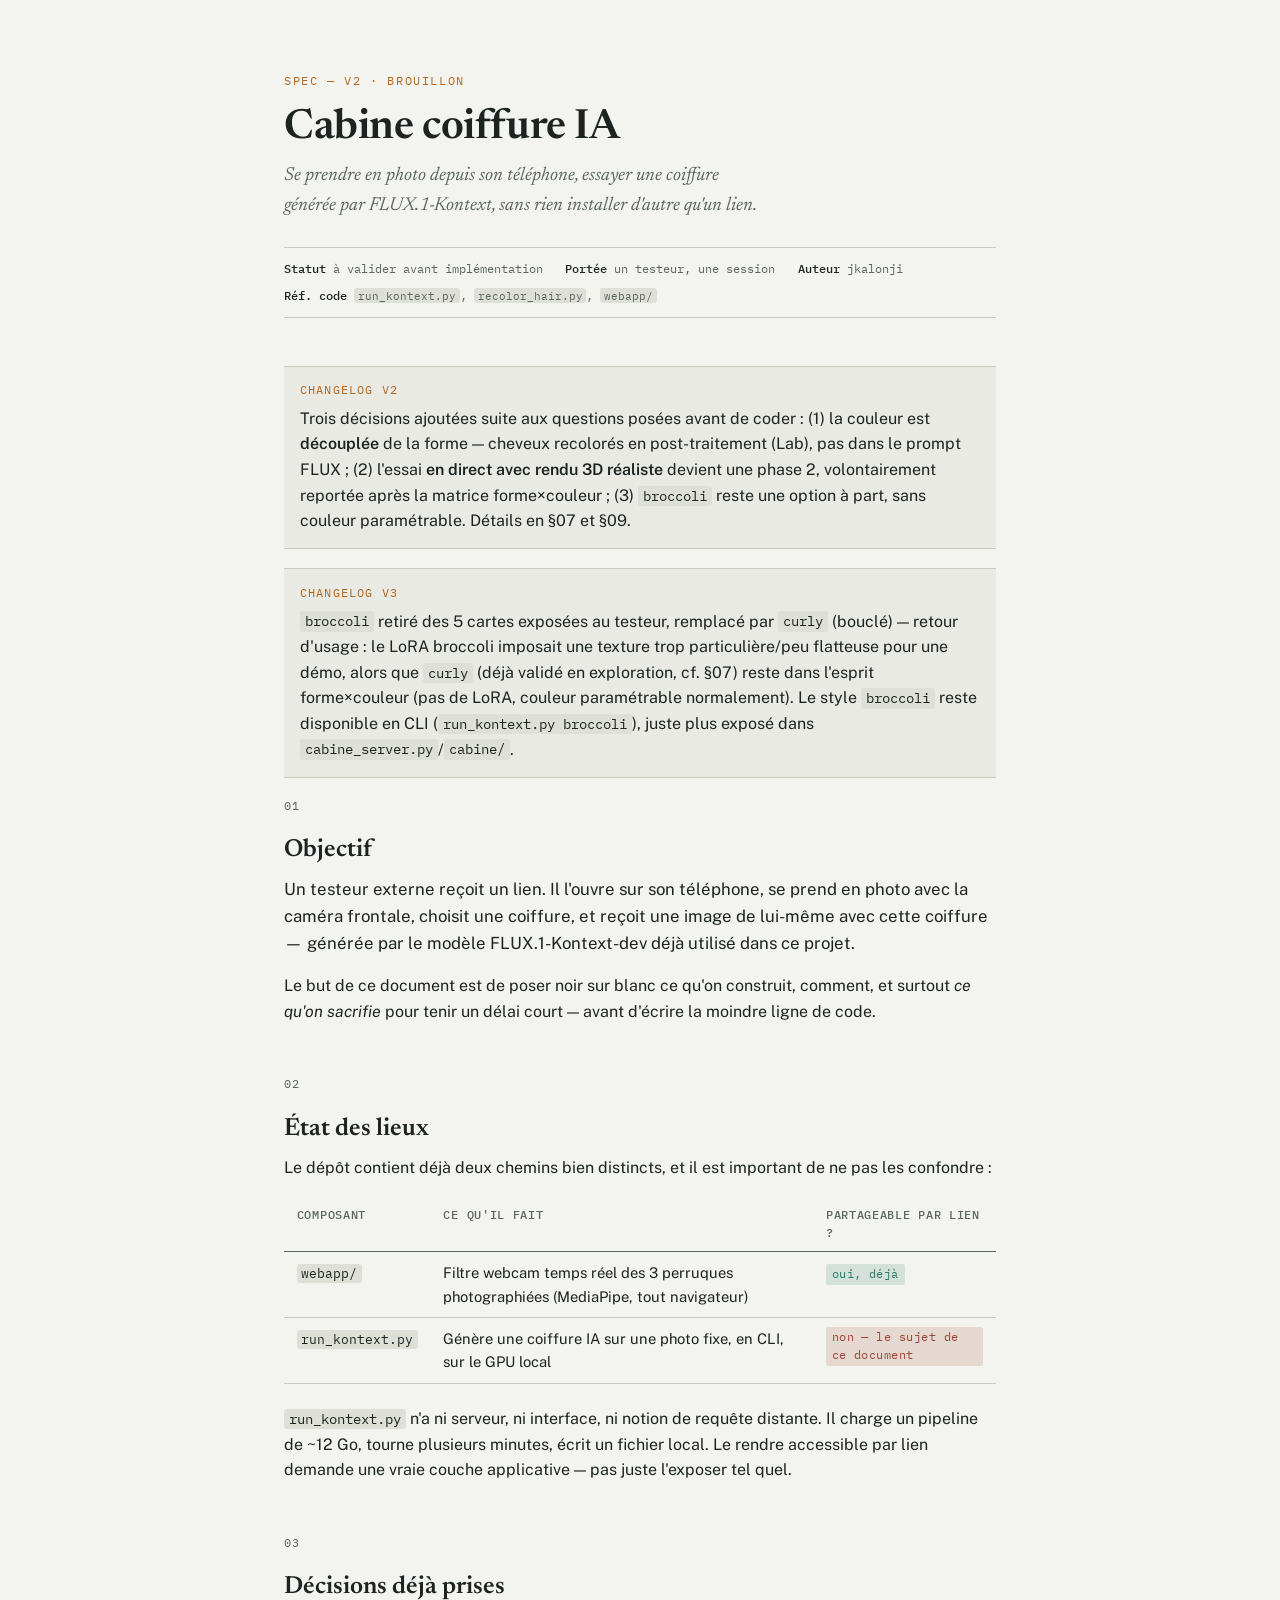
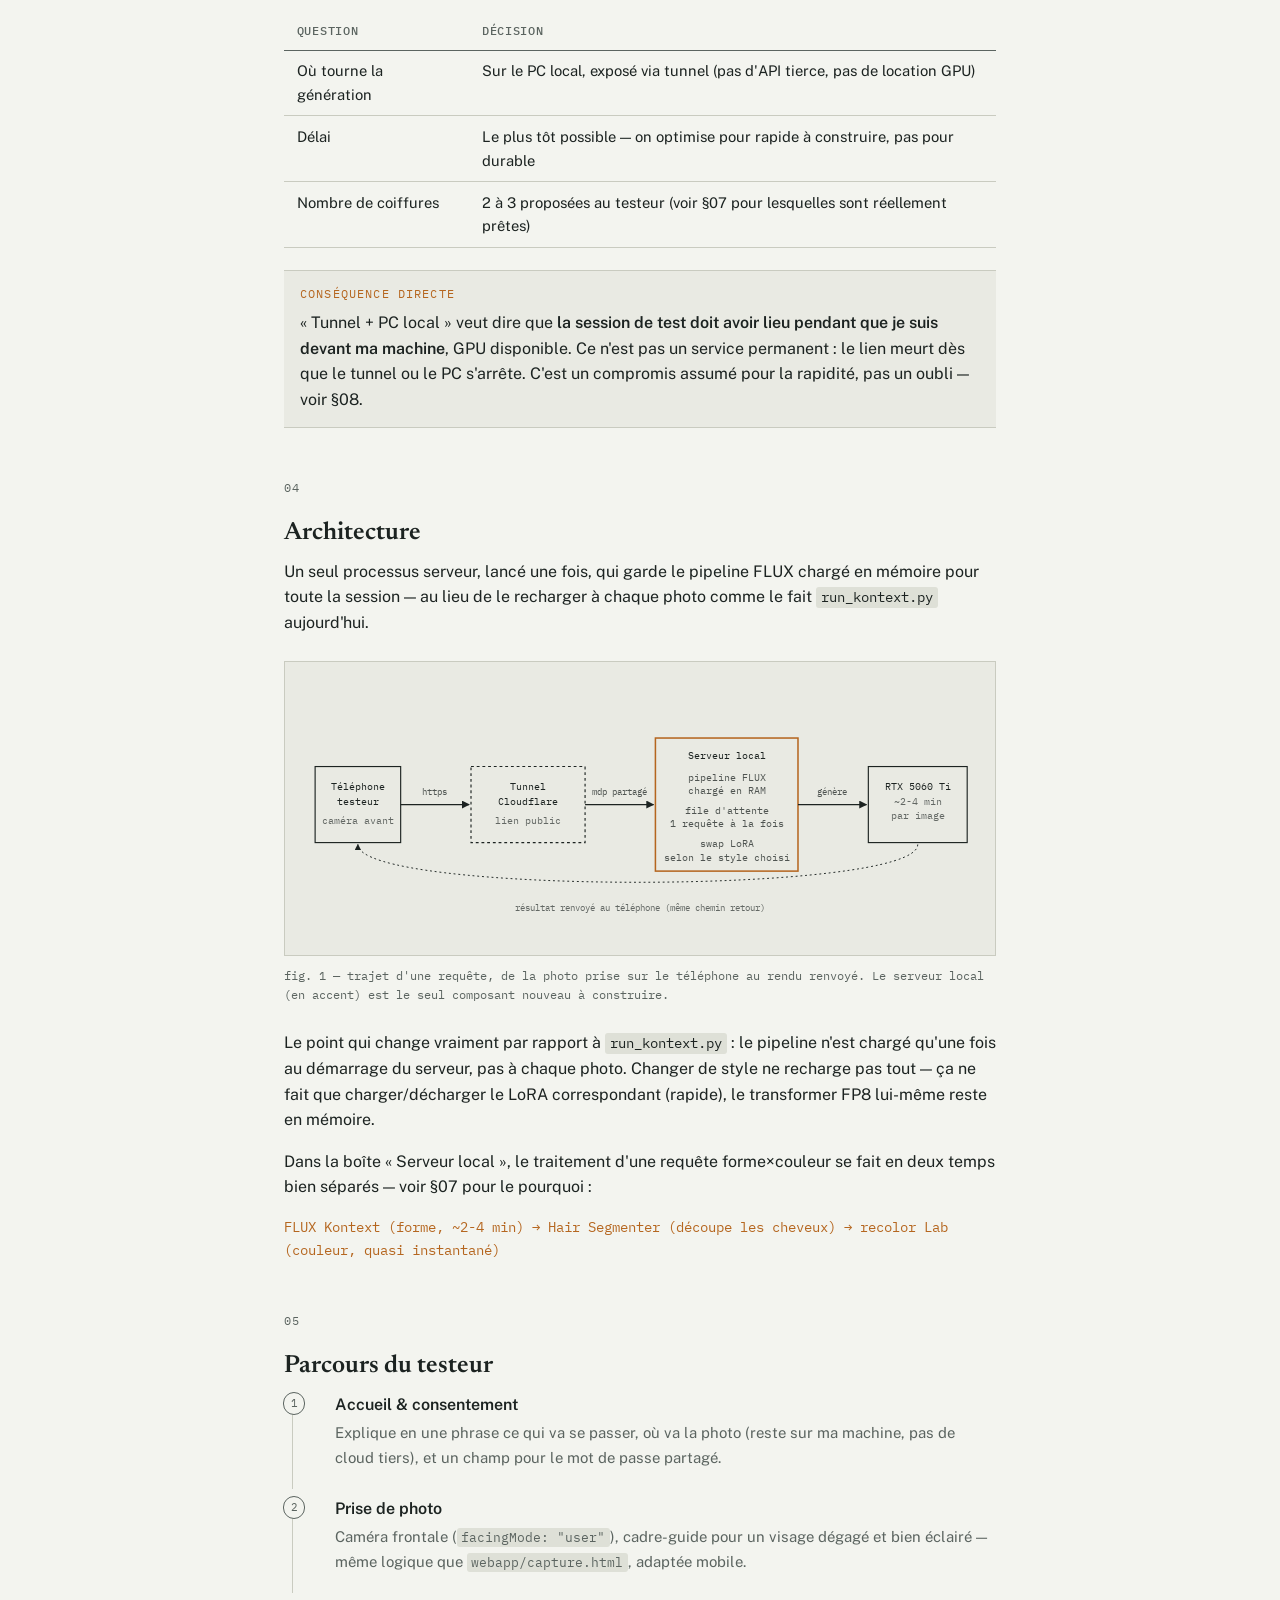
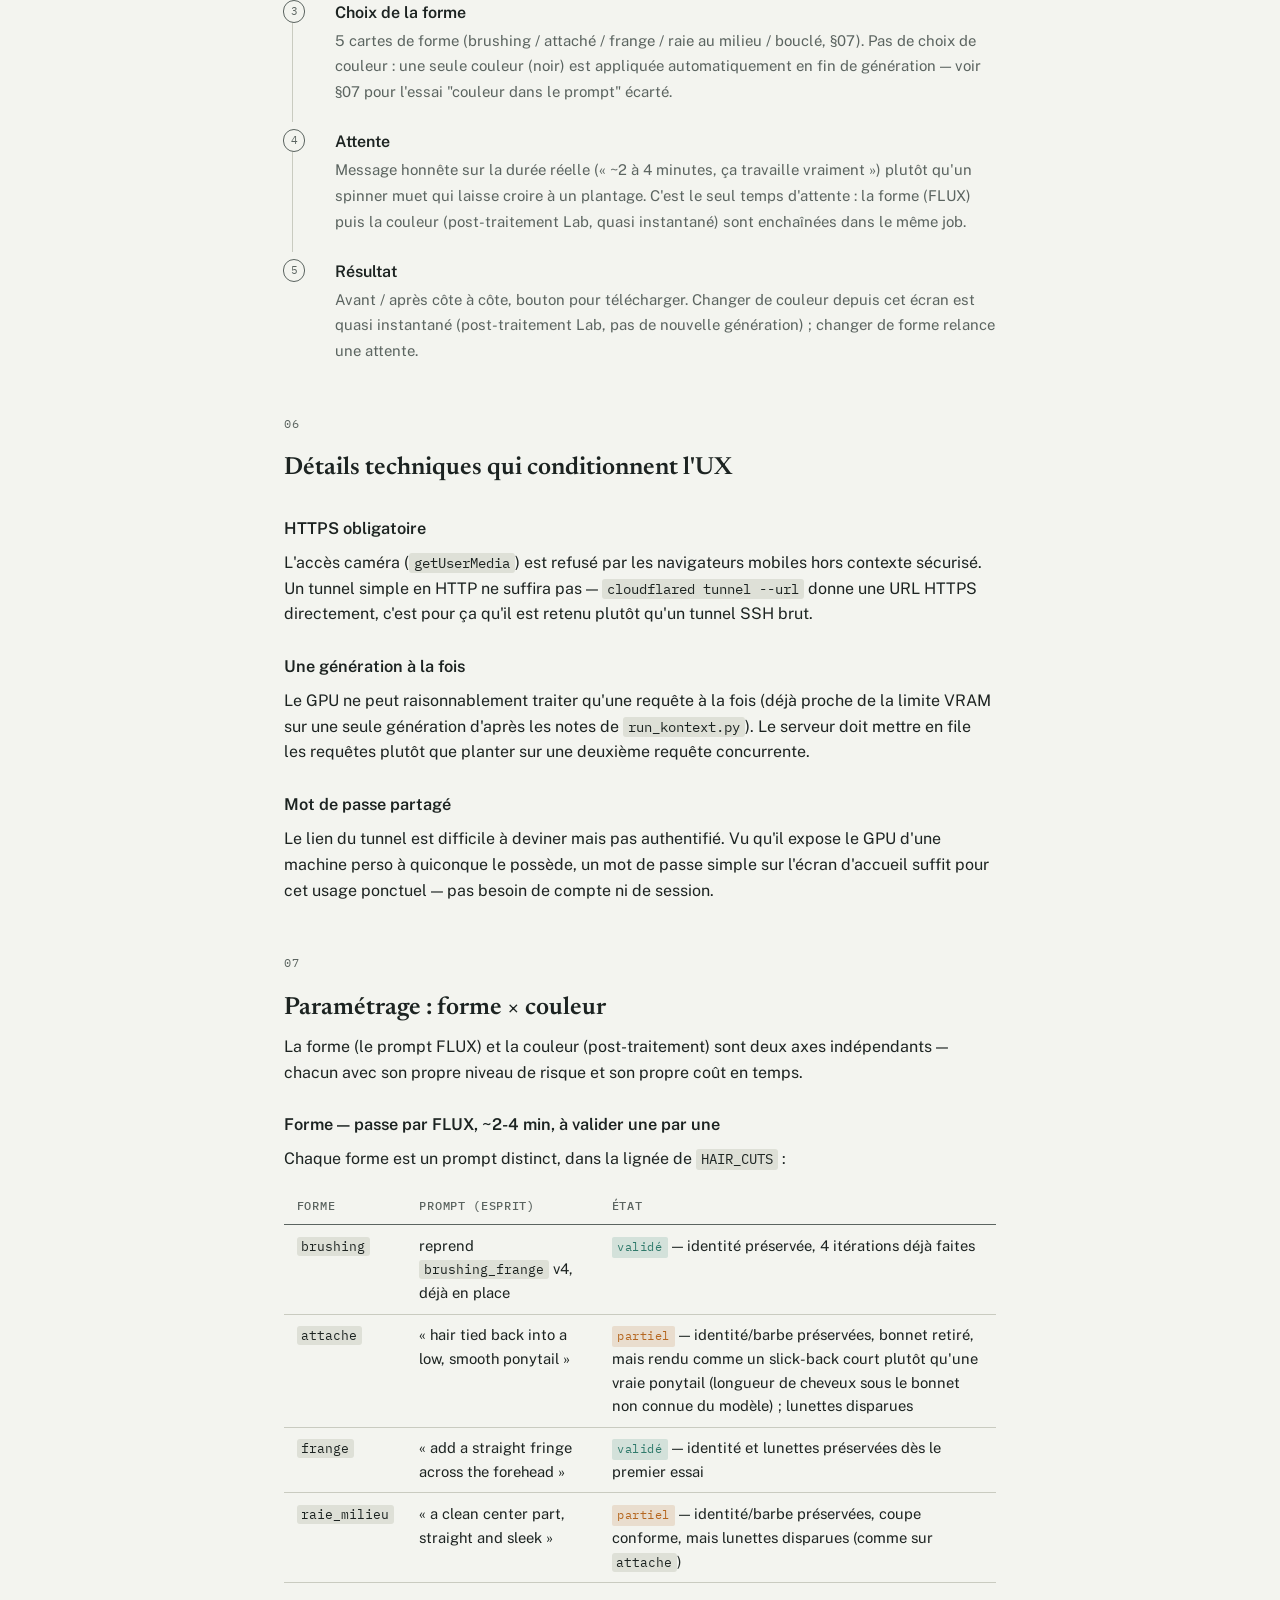
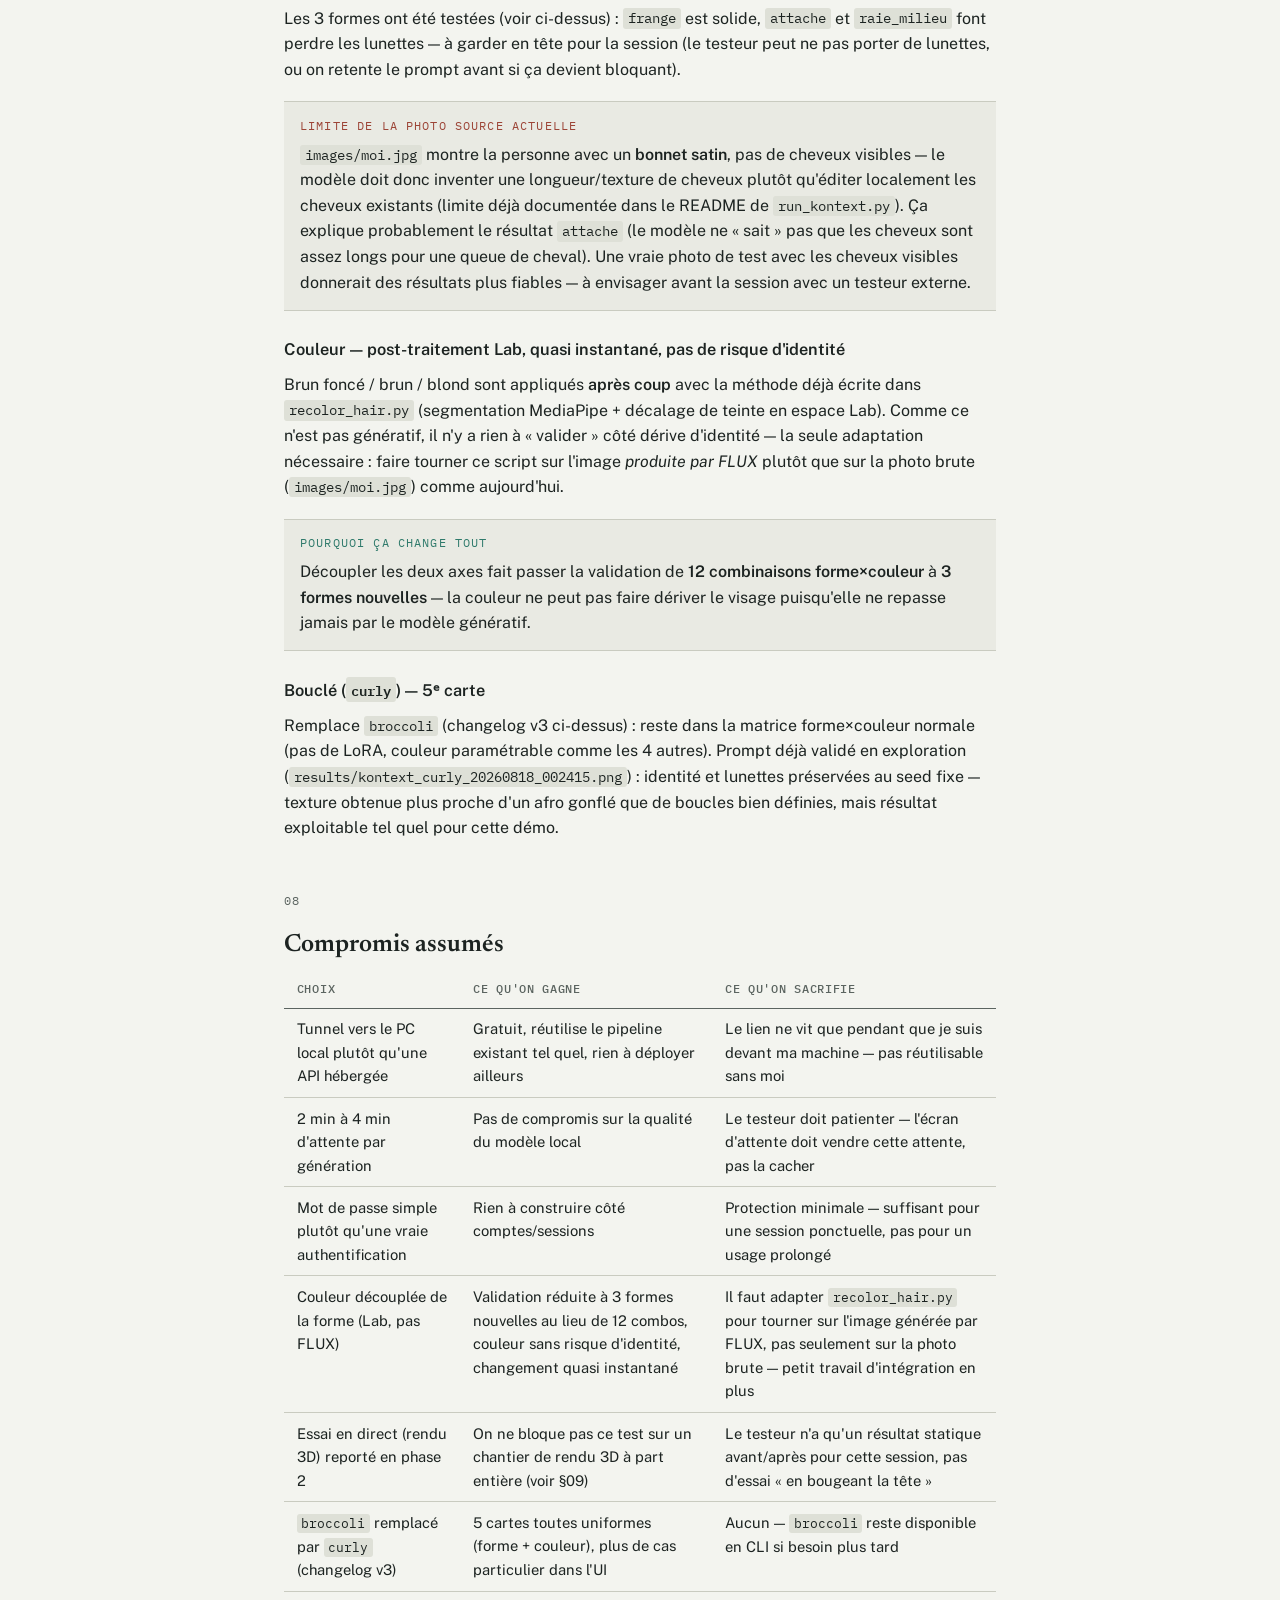
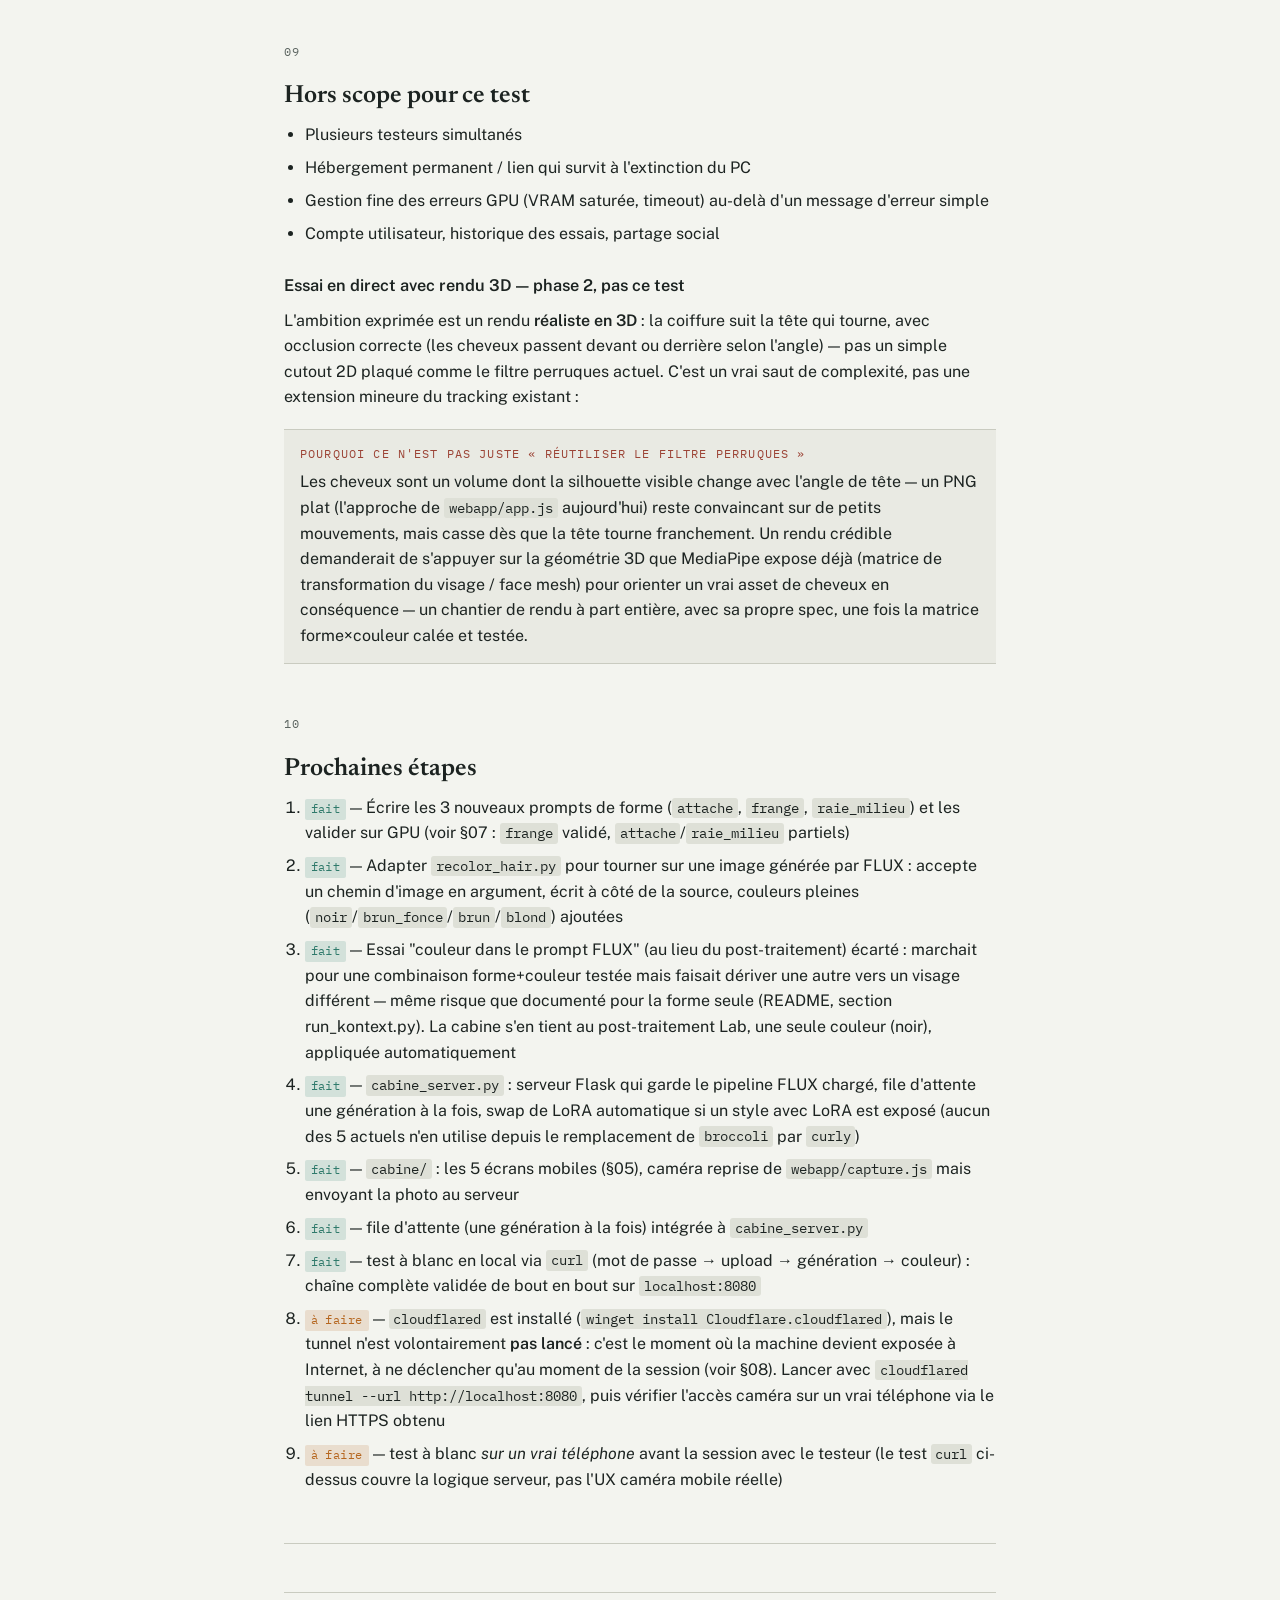
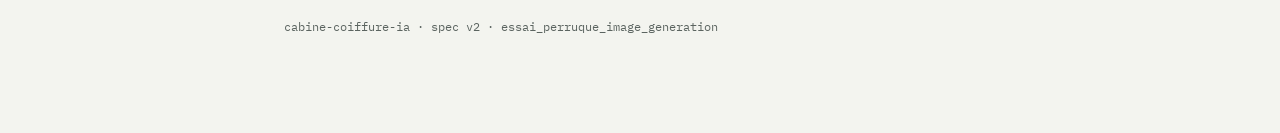
<file: specs/cabine-coiffure-ia.html>
<!doctype html>
<html lang="fr">
<head>
<meta charset="utf-8">
<meta name="viewport" content="width=device-width, initial-scale=1">
<title>Cabine Coiffure IA</title>
<link rel="stylesheet" href="https://fonts.googleapis.com/css2?family=Newsreader:ital,opsz,wght@0,6..72,400;0,6..72,500;0,6..72,600;1,6..72,500&family=Public+Sans:wght@400;500;600&family=IBM+Plex+Mono:wght@400;500&display=swap">

<style>
  :root{
    --bg: #F3F4EF;
    --surface: #E9EAE3;
    --surface-2: #DEE0D7;
    --ink: #1C2321;
    --ink-muted: #5B6460;
    --rule: #C9CBC0;
    --accent: #B5661F;
    --accent-ink: #FBF6EF;
    --good: #2F7A6B;
    --risk: #9C4436;
    --font-display: 'Newsreader', Georgia, 'Times New Roman', serif;
    --font-body: 'Public Sans', -apple-system, Segoe UI, sans-serif;
    --font-mono: 'IBM Plex Mono', ui-monospace, 'SFMono-Regular', Consolas, monospace;
  }
  @media (prefers-color-scheme: dark){
    :root:not([data-theme="light"]){
      --bg: #14191A;
      --surface: #1C2224;
      --surface-2: #262D2D;
      --ink: #E7E9E4;
      --ink-muted: #93A19B;
      --rule: #33403C;
      --accent: #E0954C;
      --accent-ink: #1A1310;
      --good: #56AC9B;
      --risk: #D0806E;
    }
  }
  :root[data-theme="dark"]{
    --bg: #14191A;
    --surface: #1C2224;
    --surface-2: #262D2D;
    --ink: #E7E9E4;
    --ink-muted: #93A19B;
    --rule: #33403C;
    --accent: #E0954C;
    --accent-ink: #1A1310;
    --good: #56AC9B;
    --risk: #D0806E;
  }

  *{box-sizing:border-box;}
  html{background:var(--bg);}
  body{
    margin:0;
    background:var(--bg);
    color:var(--ink);
    font-family:var(--font-body);
    font-size:16px;
    line-height:1.6;
    -webkit-font-smoothing:antialiased;
  }
  .page{
    max-width:760px;
    margin:0 auto;
    padding:4.5rem 1.5rem 6rem;
  }

  /* ---- masthead ---- */
  .eyebrow{
    font-family:var(--font-mono);
    font-size:0.72rem;
    letter-spacing:0.14em;
    text-transform:uppercase;
    color:var(--accent);
    margin:0 0 0.9rem;
  }
  h1{
    font-family:var(--font-display);
    font-weight:600;
    font-size:2.6rem;
    line-height:1.12;
    letter-spacing:-0.01em;
    margin:0 0 0.6rem;
    text-wrap:balance;
  }
  .dek{
    font-family:var(--font-display);
    font-style:italic;
    font-size:1.18rem;
    color:var(--ink-muted);
    margin:0 0 1.6rem;
    max-width:56ch;
    text-wrap:balance;
  }
  .meta{
    display:flex;
    flex-wrap:wrap;
    gap:0.4rem 1.4rem;
    font-family:var(--font-mono);
    font-size:0.78rem;
    color:var(--ink-muted);
    border-top:1px solid var(--rule);
    border-bottom:1px solid var(--rule);
    padding:0.7rem 0;
    margin:0 0 3rem;
  }
  .meta strong{color:var(--ink); font-weight:500;}

  /* ---- sections ---- */
  section{margin:0 0 3.2rem;}
  h2{
    font-family:var(--font-display);
    font-weight:600;
    font-size:1.55rem;
    margin:0 0 0.35rem;
    text-wrap:balance;
  }
  .section-no{
    font-family:var(--font-mono);
    font-size:0.72rem;
    color:var(--ink-muted);
    letter-spacing:0.06em;
  }
  h3{
    font-family:var(--font-body);
    font-weight:600;
    font-size:1.02rem;
    margin:1.6rem 0 0.6rem;
  }
  p{margin:0 0 1rem;}
  p.lede{font-size:1.05rem;}
  ul, ol{margin:0 0 1rem; padding-left:1.3rem;}
  li{margin:0 0 0.45rem;}
  strong{font-weight:600;}
  code, .mono{font-family:var(--font-mono); font-size:0.88em;}
  code{
    background:var(--surface-2);
    padding:0.08em 0.35em;
    border-radius:3px;
  }
  a{color:var(--accent);}

  /* ---- callouts (log-entry style) ---- */
  .callout{
    border-top:1px solid var(--rule);
    border-bottom:1px solid var(--rule);
    padding:0.9rem 0;
    margin:1.2rem 0;
    background:var(--surface);
  }
  .callout-inner{padding:0 1rem;}
  .callout .tag{
    font-family:var(--font-mono);
    font-size:0.72rem;
    letter-spacing:0.1em;
    text-transform:uppercase;
    display:block;
    margin-bottom:0.4rem;
  }
  .callout.risk .tag{color:var(--risk);}
  .callout.good .tag{color:var(--good);}
  .callout.decided .tag{color:var(--accent);}
  .callout p:last-child{margin-bottom:0;}

  /* ---- tables ---- */
  .table-wrap{overflow-x:auto; margin:0 0 1.4rem;}
  table{
    width:100%;
    border-collapse:collapse;
    font-size:0.92rem;
  }
  th, td{
    text-align:left;
    padding:0.55rem 0.8rem;
    border-bottom:1px solid var(--rule);
    vertical-align:top;
  }
  th{
    font-family:var(--font-mono);
    font-size:0.72rem;
    letter-spacing:0.06em;
    text-transform:uppercase;
    color:var(--ink-muted);
    font-weight:500;
    border-bottom:1px solid var(--ink-muted);
  }
  td.num, th.num{font-variant-numeric:tabular-nums;}
  .status{
    display:inline-block;
    font-family:var(--font-mono);
    font-size:0.72rem;
    letter-spacing:0.04em;
    padding:0.12em 0.5em;
    border-radius:2px;
  }
  .status.ok{color:var(--good); background:color-mix(in srgb, var(--good) 16%, transparent);}
  .status.no{color:var(--risk); background:color-mix(in srgb, var(--risk) 16%, transparent);}
  .status.warn{color:var(--accent); background:color-mix(in srgb, var(--accent) 16%, transparent);}

  /* ---- flow list (screens) ---- */
  .flow{list-style:none; margin:0 0 1rem; padding:0; counter-reset:flow;}
  .flow li{
    counter-increment:flow;
    position:relative;
    padding:0 0 1.1rem 2.6rem;
    border-left:1px solid var(--rule);
    margin-left:0.5rem;
  }
  .flow li:last-child{border-left-color:transparent; padding-bottom:0;}
  .flow li::before{
    content:counter(flow);
    position:absolute;
    left:-0.65rem;
    top:0;
    width:1.3rem;
    height:1.3rem;
    background:var(--bg);
    border:1px solid var(--ink-muted);
    border-radius:50%;
    font-family:var(--font-mono);
    font-size:0.68rem;
    display:flex;
    align-items:center;
    justify-content:center;
    color:var(--ink-muted);
  }
  .flow .screen-title{font-weight:600; display:block; margin-bottom:0.15rem;}
  .flow .screen-desc{color:var(--ink-muted); font-size:0.93rem;}

  /* ---- diagram ---- */
  figure{margin:1.6rem 0;}
  .diagram-frame{
    border:1px solid var(--rule);
    background:var(--surface);
    padding:1.2rem 0.8rem;
  }
  svg text{font-family:var(--font-mono); fill:currentColor;}
  figcaption{
    font-family:var(--font-mono);
    font-size:0.76rem;
    color:var(--ink-muted);
    margin-top:0.6rem;
  }

  hr.divider{
    border:none;
    border-top:1px solid var(--rule);
    margin:3rem 0;
  }

  footer{
    font-family:var(--font-mono);
    font-size:0.76rem;
    color:var(--ink-muted);
    padding-top:1.5rem;
    border-top:1px solid var(--rule);
  }

  @media (max-width: 560px){
    h1{font-size:2rem;}
    .page{padding:3rem 1.1rem 4rem;}
  }
</style>
</head>
<body>

<div class="page">

  <p class="eyebrow">Spec — v2 · brouillon</p>
  <h1>Cabine coiffure IA</h1>
  <p class="dek">Se prendre en photo depuis son téléphone, essayer une coiffure générée par FLUX.1-Kontext, sans rien installer d'autre qu'un lien.</p>
  <div class="meta">
    <span><strong>Statut</strong> à valider avant implémentation</span>
    <span><strong>Portée</strong> un testeur, une session</span>
    <span><strong>Auteur</strong> jkalonji</span>
    <span><strong>Réf. code</strong> <code>run_kontext.py</code>, <code>recolor_hair.py</code>, <code>webapp/</code></span>
  </div>

  <div class="callout decided">
    <div class="callout-inner">
      <span class="tag">changelog v2</span>
      <p>Trois décisions ajoutées suite aux questions posées avant de coder : (1) la couleur est <strong>découplée</strong> de la forme — cheveux recolorés en post-traitement (Lab), pas dans le prompt FLUX ; (2) l'essai <strong>en direct avec rendu 3D réaliste</strong> devient une phase 2, volontairement reportée après la matrice forme×couleur ; (3) <code>broccoli</code> reste une option à part, sans couleur paramétrable. Détails en §07 et §09.</p>
    </div>
  </div>

  <div class="callout decided">
    <div class="callout-inner">
      <span class="tag">changelog v3</span>
      <p><code>broccoli</code> retiré des 5 cartes exposées au testeur, remplacé par <code>curly</code> (bouclé) — retour d'usage : le LoRA broccoli imposait une texture trop particulière/peu flatteuse pour une démo, alors que <code>curly</code> (déjà validé en exploration, cf. §07) reste dans l'esprit forme×couleur (pas de LoRA, couleur paramétrable normalement). Le style <code>broccoli</code> reste disponible en CLI (<code>run_kontext.py broccoli</code>), juste plus exposé dans <code>cabine_server.py</code>/<code>cabine/</code>.</p>
    </div>
  </div>

  <section>
    <p class="section-no">01</p>
    <h2>Objectif</h2>
    <p class="lede">Un testeur externe reçoit un lien. Il l'ouvre sur son téléphone, se prend en photo avec la caméra frontale, choisit une coiffure, et reçoit une image de lui-même avec cette coiffure — générée par le modèle FLUX.1-Kontext-dev déjà utilisé dans ce projet.</p>
    <p>Le but de ce document est de poser noir sur blanc ce qu'on construit, comment, et surtout <em>ce qu'on sacrifie</em> pour tenir un délai court — avant d'écrire la moindre ligne de code.</p>
  </section>

  <section>
    <p class="section-no">02</p>
    <h2>État des lieux</h2>
    <p>Le dépôt contient déjà deux chemins bien distincts, et il est important de ne pas les confondre :</p>
    <div class="table-wrap">
      <table>
        <thead><tr><th>Composant</th><th>Ce qu'il fait</th><th>Partageable par lien ?</th></tr></thead>
        <tbody>
          <tr>
            <td><code>webapp/</code></td>
            <td>Filtre webcam temps réel des 3 perruques photographiées (MediaPipe, tout navigateur)</td>
            <td><span class="status ok">oui, déjà</span></td>
          </tr>
          <tr>
            <td><code>run_kontext.py</code></td>
            <td>Génère une coiffure IA sur une photo fixe, en CLI, sur le GPU local</td>
            <td><span class="status no">non — le sujet de ce document</span></td>
          </tr>
        </tbody>
      </table>
    </div>
    <p><code>run_kontext.py</code> n'a ni serveur, ni interface, ni notion de requête distante. Il charge un pipeline de ~12 Go, tourne plusieurs minutes, écrit un fichier local. Le rendre accessible par lien demande une vraie couche applicative — pas juste l'exposer tel quel.</p>
  </section>

  <section>
    <p class="section-no">03</p>
    <h2>Décisions déjà prises</h2>
    <div class="table-wrap">
      <table>
        <thead><tr><th>Question</th><th>Décision</th></tr></thead>
        <tbody>
          <tr><td>Où tourne la génération</td><td>Sur le PC local, exposé via tunnel (pas d'API tierce, pas de location GPU)</td></tr>
          <tr><td>Délai</td><td>Le plus tôt possible — on optimise pour rapide à construire, pas pour durable</td></tr>
          <tr><td>Nombre de coiffures</td><td>2 à 3 proposées au testeur (voir §07 pour lesquelles sont réellement prêtes)</td></tr>
        </tbody>
      </table>
    </div>
    <div class="callout decided">
      <div class="callout-inner">
        <span class="tag">conséquence directe</span>
        <p>« Tunnel + PC local » veut dire que <strong>la session de test doit avoir lieu pendant que je suis devant ma machine</strong>, GPU disponible. Ce n'est pas un service permanent : le lien meurt dès que le tunnel ou le PC s'arrête. C'est un compromis assumé pour la rapidité, pas un oubli — voir §08.</p>
      </div>
    </div>
  </section>

  <section>
    <p class="section-no">04</p>
    <h2>Architecture</h2>
    <p>Un seul processus serveur, lancé une fois, qui garde le pipeline FLUX chargé en mémoire pour toute la session — au lieu de le recharger à chaque photo comme le fait <code>run_kontext.py</code> aujourd'hui.</p>

    <figure>
      <div class="diagram-frame">
        <svg viewBox="0 0 720 260" role="img" aria-label="Le téléphone du testeur envoie sa photo en HTTPS à travers le tunnel Cloudflare jusqu'au serveur local, qui garde le pipeline FLUX chargé en mémoire et pilote le GPU ; le résultat refait le chemin inverse.">
          <defs>
            <marker id="arrow" viewBox="0 0 10 10" refX="9" refY="5" markerWidth="7" markerHeight="7" orient="auto-start-reverse">
              <path d="M0,0 L10,5 L0,10 z" fill="currentColor"/>
            </marker>
          </defs>

          <!-- phone -->
          <rect x="18" y="90" width="90" height="80" fill="none" stroke="currentColor" stroke-width="1.2"/>
          <text x="63" y="115" text-anchor="middle" font-size="11">Téléphone</text>
          <text x="63" y="130" text-anchor="middle" font-size="11">testeur</text>
          <text x="63" y="150" text-anchor="middle" font-size="10" opacity="0.65">caméra avant</text>

          <!-- arrow phone -> tunnel -->
          <line x1="108" y1="130" x2="180" y2="130" stroke="currentColor" stroke-width="1.2" marker-end="url(#arrow)"/>
          <text x="144" y="120" text-anchor="middle" font-size="9.5" opacity="0.75">https</text>

          <!-- tunnel -->
          <rect x="182" y="90" width="120" height="80" fill="none" stroke="currentColor" stroke-width="1.2" stroke-dasharray="3 3"/>
          <text x="242" y="115" text-anchor="middle" font-size="11">Tunnel</text>
          <text x="242" y="130" text-anchor="middle" font-size="11">Cloudflare</text>
          <text x="242" y="150" text-anchor="middle" font-size="10" opacity="0.65">lien public</text>

          <!-- arrow tunnel -> server -->
          <line x1="302" y1="130" x2="374" y2="130" stroke="currentColor" stroke-width="1.2" marker-end="url(#arrow)"/>
          <text x="338" y="120" text-anchor="middle" font-size="9.5" opacity="0.75">mdp partagé</text>

          <!-- server box, accent -->
          <rect x="376" y="60" width="150" height="140" fill="none" stroke="var(--accent)" stroke-width="1.6"/>
          <text x="451" y="82" text-anchor="middle" font-size="11" fill="var(--accent)">Serveur local</text>
          <text x="451" y="105" text-anchor="middle" font-size="10" opacity="0.75">pipeline FLUX</text>
          <text x="451" y="119" text-anchor="middle" font-size="10" opacity="0.75">chargé en RAM</text>
          <text x="451" y="140" text-anchor="middle" font-size="10" opacity="0.75">file d'attente</text>
          <text x="451" y="154" text-anchor="middle" font-size="10" opacity="0.75">1 requête à la fois</text>
          <text x="451" y="175" text-anchor="middle" font-size="10" opacity="0.75">swap LoRA</text>
          <text x="451" y="189" text-anchor="middle" font-size="10" opacity="0.75">selon le style choisi</text>

          <!-- arrow server -> gpu -->
          <line x1="526" y1="130" x2="598" y2="130" stroke="currentColor" stroke-width="1.2" marker-end="url(#arrow)"/>
          <text x="562" y="120" text-anchor="middle" font-size="9.5" opacity="0.75">génère</text>

          <!-- gpu -->
          <rect x="600" y="90" width="104" height="80" fill="none" stroke="currentColor" stroke-width="1.2"/>
          <text x="652" y="115" text-anchor="middle" font-size="11">RTX 5060 Ti</text>
          <text x="652" y="130" text-anchor="middle" font-size="10" opacity="0.65">~2-4 min</text>
          <text x="652" y="145" text-anchor="middle" font-size="10" opacity="0.65">par image</text>

          <!-- return path -->
          <path d="M652,172 C652,225 63,225 63,172" fill="none" stroke="currentColor" stroke-width="1" stroke-dasharray="2 3" marker-end="url(#arrow)"/>
          <text x="360" y="242" text-anchor="middle" font-size="9.5" opacity="0.65">résultat renvoyé au téléphone (même chemin retour)</text>
        </svg>
      </div>
      <figcaption>fig. 1 — trajet d'une requête, de la photo prise sur le téléphone au rendu renvoyé. Le serveur local (en accent) est le seul composant nouveau à construire.</figcaption>
    </figure>

    <p>Le point qui change vraiment par rapport à <code>run_kontext.py</code> : le pipeline n'est chargé qu'une fois au démarrage du serveur, pas à chaque photo. Changer de style ne recharge pas tout — ça ne fait que charger/décharger le LoRA correspondant (rapide), le transformer FP8 lui-même reste en mémoire.</p>

    <p>Dans la boîte « Serveur local », le traitement d'une requête forme×couleur se fait en deux temps bien séparés — voir §07 pour le pourquoi :</p>
    <p class="mono" style="color:var(--accent); margin:0 0 1rem;">FLUX Kontext (forme, ~2-4 min) → Hair Segmenter (découpe les cheveux) → recolor Lab (couleur, quasi instantané)</p>
  </section>

  <section>
    <p class="section-no">05</p>
    <h2>Parcours du testeur</h2>
    <ol class="flow">
      <li>
        <span class="screen-title">Accueil &amp; consentement</span>
        <span class="screen-desc">Explique en une phrase ce qui va se passer, où va la photo (reste sur ma machine, pas de cloud tiers), et un champ pour le mot de passe partagé.</span>
      </li>
      <li>
        <span class="screen-title">Prise de photo</span>
        <span class="screen-desc">Caméra frontale (<code>facingMode: "user"</code>), cadre-guide pour un visage dégagé et bien éclairé — même logique que <code>webapp/capture.html</code>, adaptée mobile.</span>
      </li>
      <li>
        <span class="screen-title">Choix de la forme</span>
        <span class="screen-desc">5 cartes de forme (brushing / attaché / frange / raie au milieu / bouclé, §07). Pas de choix de couleur : une seule couleur (noir) est appliquée automatiquement en fin de génération — voir §07 pour l'essai "couleur dans le prompt" écarté.</span>
      </li>
      <li>
        <span class="screen-title">Attente</span>
        <span class="screen-desc">Message honnête sur la durée réelle (« ~2 à 4 minutes, ça travaille vraiment ») plutôt qu'un spinner muet qui laisse croire à un plantage. C'est le seul temps d'attente : la forme (FLUX) puis la couleur (post-traitement Lab, quasi instantané) sont enchaînées dans le même job.</span>
      </li>
      <li>
        <span class="screen-title">Résultat</span>
        <span class="screen-desc">Avant / après côte à côte, bouton pour télécharger. Changer de couleur depuis cet écran est quasi instantané (post-traitement Lab, pas de nouvelle génération) ; changer de forme relance une attente.</span>
      </li>
    </ol>
  </section>

  <section>
    <p class="section-no">06</p>
    <h2>Détails techniques qui conditionnent l'UX</h2>
    <h3>HTTPS obligatoire</h3>
    <p>L'accès caméra (<code>getUserMedia</code>) est refusé par les navigateurs mobiles hors contexte sécurisé. Un tunnel simple en HTTP ne suffira pas — <code>cloudflared tunnel --url</code> donne une URL HTTPS directement, c'est pour ça qu'il est retenu plutôt qu'un tunnel SSH brut.</p>
    <h3>Une génération à la fois</h3>
    <p>Le GPU ne peut raisonnablement traiter qu'une requête à la fois (déjà proche de la limite VRAM sur une seule génération d'après les notes de <code>run_kontext.py</code>). Le serveur doit mettre en file les requêtes plutôt que planter sur une deuxième requête concurrente.</p>
    <h3>Mot de passe partagé</h3>
    <p>Le lien du tunnel est difficile à deviner mais pas authentifié. Vu qu'il expose le GPU d'une machine perso à quiconque le possède, un mot de passe simple sur l'écran d'accueil suffit pour cet usage ponctuel — pas besoin de compte ni de session.</p>
  </section>

  <section>
    <p class="section-no">07</p>
    <h2>Paramétrage : forme × couleur</h2>
    <p>La forme (le prompt FLUX) et la couleur (post-traitement) sont deux axes indépendants — chacun avec son propre niveau de risque et son propre coût en temps.</p>

    <h3>Forme — passe par FLUX, ~2-4 min, à valider une par une</h3>
    <p>Chaque forme est un prompt distinct, dans la lignée de <code>HAIR_CUTS</code> :</p>
    <div class="table-wrap">
      <table>
        <thead><tr><th>Forme</th><th>Prompt (esprit)</th><th>État</th></tr></thead>
        <tbody>
          <tr>
            <td><code>brushing</code></td>
            <td>reprend <code>brushing_frange</code> v4, déjà en place</td>
            <td><span class="status ok">validé</span> — identité préservée, 4 itérations déjà faites</td>
          </tr>
          <tr>
            <td><code>attache</code></td>
            <td>« hair tied back into a low, smooth ponytail »</td>
            <td><span class="status warn">partiel</span> — identité/barbe préservées, bonnet retiré, mais rendu comme un slick-back court plutôt qu'une vraie ponytail (longueur de cheveux sous le bonnet non connue du modèle) ; lunettes disparues</td>
          </tr>
          <tr>
            <td><code>frange</code></td>
            <td>« add a straight fringe across the forehead »</td>
            <td><span class="status ok">validé</span> — identité et lunettes préservées dès le premier essai</td>
          </tr>
          <tr>
            <td><code>raie_milieu</code></td>
            <td>« a clean center part, straight and sleek »</td>
            <td><span class="status warn">partiel</span> — identité/barbe préservées, coupe conforme, mais lunettes disparues (comme sur <code>attache</code>)</td>
          </tr>
        </tbody>
      </table>
    </div>
    <p>Les 3 formes ont été testées (voir ci-dessus) : <code>frange</code> est solide, <code>attache</code> et <code>raie_milieu</code> font perdre les lunettes — à garder en tête pour la session (le testeur peut ne pas porter de lunettes, ou on retente le prompt avant si ça devient bloquant).</p>
    <div class="callout risk">
      <div class="callout-inner">
        <span class="tag">limite de la photo source actuelle</span>
        <p><code>images/moi.jpg</code> montre la personne avec un <strong>bonnet satin</strong>, pas de cheveux visibles — le modèle doit donc inventer une longueur/texture de cheveux plutôt qu'éditer localement les cheveux existants (limite déjà documentée dans le README de <code>run_kontext.py</code>). Ça explique probablement le résultat <code>attache</code> (le modèle ne « sait » pas que les cheveux sont assez longs pour une queue de cheval). Une vraie photo de test avec les cheveux visibles donnerait des résultats plus fiables — à envisager avant la session avec un testeur externe.</p>
      </div>
    </div>

    <h3>Couleur — post-traitement Lab, quasi instantané, pas de risque d'identité</h3>
    <p>Brun foncé / brun / blond sont appliqués <strong>après coup</strong> avec la méthode déjà écrite dans <code>recolor_hair.py</code> (segmentation MediaPipe + décalage de teinte en espace Lab). Comme ce n'est pas génératif, il n'y a rien à « valider » côté dérive d'identité — la seule adaptation nécessaire : faire tourner ce script sur l'image <em>produite par FLUX</em> plutôt que sur la photo brute (<code>images/moi.jpg</code>) comme aujourd'hui.</p>

    <div class="callout good">
      <div class="callout-inner">
        <span class="tag">pourquoi ça change tout</span>
        <p>Découpler les deux axes fait passer la validation de <strong>12 combinaisons forme×couleur</strong> à <strong>3 formes nouvelles</strong> — la couleur ne peut pas faire dériver le visage puisqu'elle ne repasse jamais par le modèle génératif.</p>
      </div>
    </div>

    <h3>Bouclé (<code>curly</code>) — 5ᵉ carte</h3>
    <p>Remplace <code>broccoli</code> (changelog v3 ci-dessus) : reste dans la matrice forme×couleur normale (pas de LoRA, couleur paramétrable comme les 4 autres). Prompt déjà validé en exploration (<code>results/kontext_curly_20260818_002415.png</code>) : identité et lunettes préservées au seed fixe — texture obtenue plus proche d'un afro gonflé que de boucles bien définies, mais résultat exploitable tel quel pour cette démo.</p>
  </section>

  <section>
    <p class="section-no">08</p>
    <h2>Compromis assumés</h2>
    <div class="table-wrap">
      <table>
        <thead><tr><th>Choix</th><th>Ce qu'on gagne</th><th>Ce qu'on sacrifie</th></tr></thead>
        <tbody>
          <tr>
            <td>Tunnel vers le PC local plutôt qu'une API hébergée</td>
            <td>Gratuit, réutilise le pipeline existant tel quel, rien à déployer ailleurs</td>
            <td>Le lien ne vit que pendant que je suis devant ma machine — pas réutilisable sans moi</td>
          </tr>
          <tr>
            <td>2 min à 4 min d'attente par génération</td>
            <td>Pas de compromis sur la qualité du modèle local</td>
            <td>Le testeur doit patienter — l'écran d'attente doit vendre cette attente, pas la cacher</td>
          </tr>
          <tr>
            <td>Mot de passe simple plutôt qu'une vraie authentification</td>
            <td>Rien à construire côté comptes/sessions</td>
            <td>Protection minimale — suffisant pour une session ponctuelle, pas pour un usage prolongé</td>
          </tr>
          <tr>
            <td>Couleur découplée de la forme (Lab, pas FLUX)</td>
            <td>Validation réduite à 3 formes nouvelles au lieu de 12 combos, couleur sans risque d'identité, changement quasi instantané</td>
            <td>Il faut adapter <code>recolor_hair.py</code> pour tourner sur l'image générée par FLUX, pas seulement sur la photo brute — petit travail d'intégration en plus</td>
          </tr>
          <tr>
            <td>Essai en direct (rendu 3D) reporté en phase 2</td>
            <td>On ne bloque pas ce test sur un chantier de rendu 3D à part entière (voir §09)</td>
            <td>Le testeur n'a qu'un résultat statique avant/après pour cette session, pas d'essai « en bougeant la tête »</td>
          </tr>
          <tr>
            <td><code>broccoli</code> remplacé par <code>curly</code> (changelog v3)</td>
            <td>5 cartes toutes uniformes (forme + couleur), plus de cas particulier dans l'UI</td>
            <td>Aucun — <code>broccoli</code> reste disponible en CLI si besoin plus tard</td>
          </tr>
        </tbody>
      </table>
    </div>
  </section>

  <section>
    <p class="section-no">09</p>
    <h2>Hors scope pour ce test</h2>
    <ul>
      <li>Plusieurs testeurs simultanés</li>
      <li>Hébergement permanent / lien qui survit à l'extinction du PC</li>
      <li>Gestion fine des erreurs GPU (VRAM saturée, timeout) au-delà d'un message d'erreur simple</li>
      <li>Compte utilisateur, historique des essais, partage social</li>
    </ul>

    <h3>Essai en direct avec rendu 3D — phase 2, pas ce test</h3>
    <p>L'ambition exprimée est un rendu <strong>réaliste en 3D</strong> : la coiffure suit la tête qui tourne, avec occlusion correcte (les cheveux passent devant ou derrière selon l'angle) — pas un simple cutout 2D plaqué comme le filtre perruques actuel. C'est un vrai saut de complexité, pas une extension mineure du tracking existant :</p>
    <div class="callout risk">
      <div class="callout-inner">
        <span class="tag">pourquoi ce n'est pas juste « réutiliser le filtre perruques »</span>
        <p>Les cheveux sont un volume dont la silhouette visible change avec l'angle de tête — un PNG plat (l'approche de <code>webapp/app.js</code> aujourd'hui) reste convaincant sur de petits mouvements, mais casse dès que la tête tourne franchement. Un rendu crédible demanderait de s'appuyer sur la géométrie 3D que MediaPipe expose déjà (matrice de transformation du visage / face mesh) pour orienter un vrai asset de cheveux en conséquence — un chantier de rendu à part entière, avec sa propre spec, une fois la matrice forme×couleur calée et testée.</p>
      </div>
    </div>
  </section>

  <section>
    <p class="section-no">10</p>
    <h2>Prochaines étapes</h2>
    <ol>
      <li><span class="status ok">fait</span> — Écrire les 3 nouveaux prompts de forme (<code>attache</code>, <code>frange</code>, <code>raie_milieu</code>) et les valider sur GPU (voir §07 : <code>frange</code> validé, <code>attache</code>/<code>raie_milieu</code> partiels)</li>
      <li><span class="status ok">fait</span> — Adapter <code>recolor_hair.py</code> pour tourner sur une image générée par FLUX : accepte un chemin d'image en argument, écrit à côté de la source, couleurs pleines (<code>noir</code>/<code>brun_fonce</code>/<code>brun</code>/<code>blond</code>) ajoutées</li>
      <li><span class="status ok">fait</span> — Essai "couleur dans le prompt FLUX" (au lieu du post-traitement) écarté : marchait pour une combinaison forme+couleur testée mais faisait dériver une autre vers un visage différent — même risque que documenté pour la forme seule (README, section run_kontext.py). La cabine s'en tient au post-traitement Lab, une seule couleur (noir), appliquée automatiquement</li>
      <li><span class="status ok">fait</span> — <code>cabine_server.py</code> : serveur Flask qui garde le pipeline FLUX chargé, file d'attente une génération à la fois, swap de LoRA automatique si un style avec LoRA est exposé (aucun des 5 actuels n'en utilise depuis le remplacement de <code>broccoli</code> par <code>curly</code>)</li>
      <li><span class="status ok">fait</span> — <code>cabine/</code> : les 5 écrans mobiles (§05), caméra reprise de <code>webapp/capture.js</code> mais envoyant la photo au serveur</li>
      <li><span class="status ok">fait</span> — file d'attente (une génération à la fois) intégrée à <code>cabine_server.py</code></li>
      <li><span class="status ok">fait</span> — test à blanc en local via <code>curl</code> (mot de passe → upload → génération → couleur) : chaîne complète validée de bout en bout sur <code>localhost:8080</code></li>
      <li><span class="status warn">à faire</span> — <code>cloudflared</code> est installé (<code>winget install Cloudflare.cloudflared</code>), mais le tunnel n'est volontairement <strong>pas lancé</strong> : c'est le moment où la machine devient exposée à Internet, à ne déclencher qu'au moment de la session (voir §08). Lancer avec <code>cloudflared tunnel --url http://localhost:8080</code>, puis vérifier l'accès caméra sur un vrai téléphone via le lien HTTPS obtenu</li>
      <li><span class="status warn">à faire</span> — test à blanc <em>sur un vrai téléphone</em> avant la session avec le testeur (le test <code>curl</code> ci-dessus couvre la logique serveur, pas l'UX caméra mobile réelle)</li>
    </ol>
  </section>

  <hr class="divider">
  <footer>cabine-coiffure-ia · spec v2 · essai_perruque_image_generation</footer>

</div>
</body>
</html>
</file>
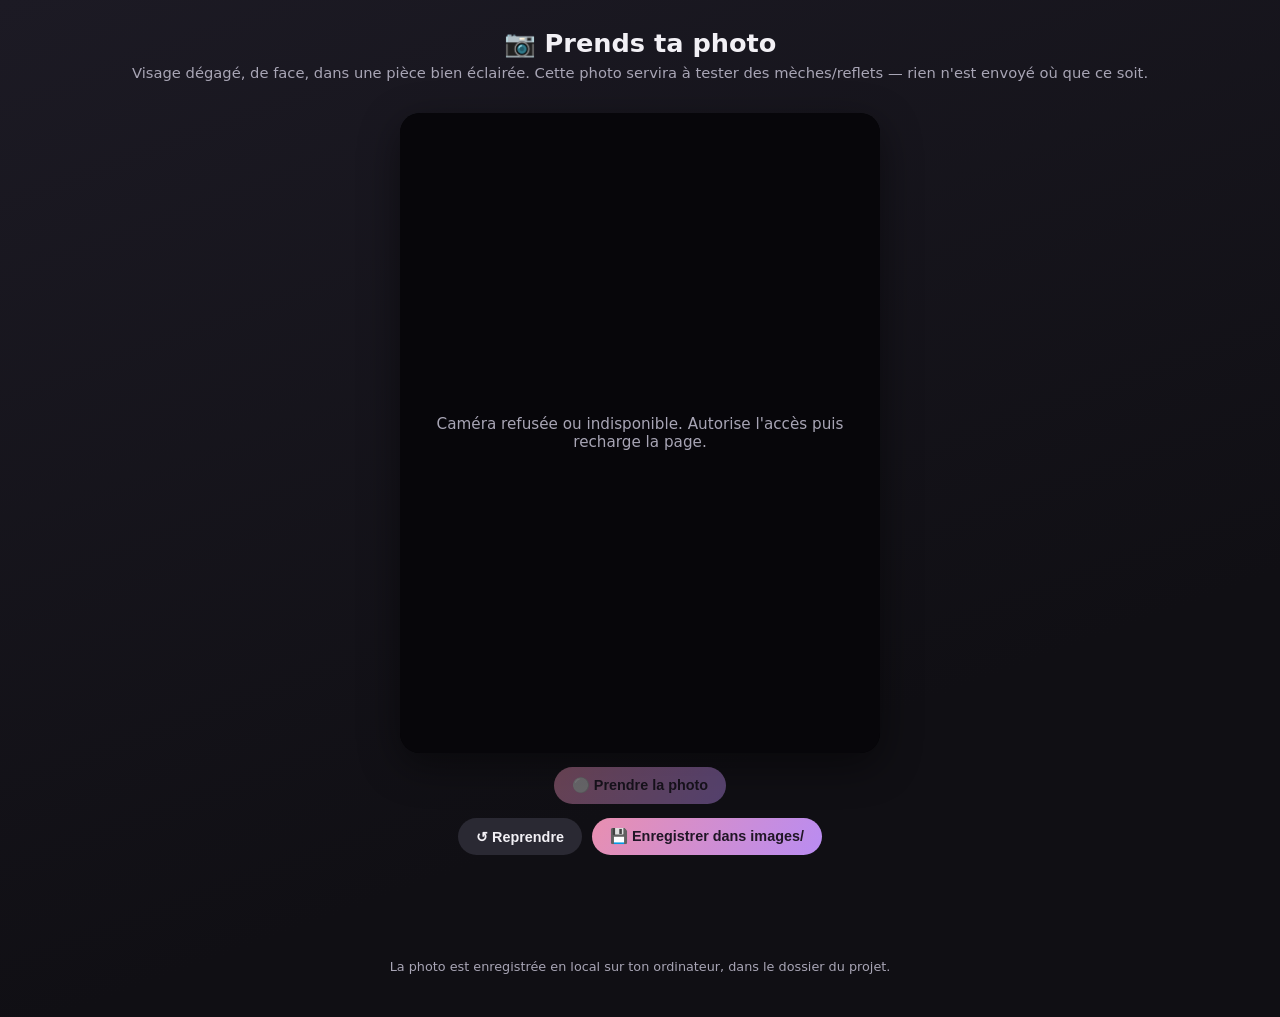
<file: webapp/capture.html>
<!doctype html>
<html lang="fr">
<head>
  <meta charset="UTF-8" />
  <meta name="viewport" content="width=device-width, initial-scale=1.0" />
  <title>Prendre une photo</title>
  <link rel="stylesheet" href="style.css" />
</head>
<body>
  <header>
    <h1>📷 Prends ta photo</h1>
    <p class="subtitle">
      Visage dégagé, de face, dans une pièce bien éclairée. Cette photo servira
      à tester des mèches/reflets — rien n'est envoyé où que ce soit.
    </p>
  </header>

  <main>
    <div class="stage-wrap">
      <div class="stage" id="stage">
        <video id="video" autoplay playsinline muted></video>
        <canvas id="frozen" class="hidden-canvas"></canvas>
        <div id="hint" class="hint">Autorise la caméra pour commencer…</div>
      </div>
      <div class="stage-actions" id="liveActions">
        <button id="shootBtn" class="btn primary" disabled>⚪ Prendre la photo</button>
      </div>
      <div class="stage-actions" id="reviewActions" hidden>
        <button id="retakeBtn" class="btn">↺ Reprendre</button>
        <button id="saveBtn" class="btn primary">💾 Enregistrer dans images/</button>
      </div>
      <p id="status" class="status"></p>
    </div>
  </main>

  <footer>
    <p>La photo est enregistrée en local sur ton ordinateur, dans le dossier du projet.</p>
  </footer>

  <script src="capture.js"></script>
</body>
</html>
</file>
<file: webapp/style.css>
:root {
  --bg: #16151c;
  --panel: #201f28;
  --panel-2: #2a2933;
  --text: #f2f0f5;
  --muted: #a8a5b5;
  --accent: #e88fb0;
  --accent-2: #b98cf2;
  --border: #38364420;
  font-family: "Segoe UI", system-ui, -apple-system, sans-serif;
}

* {
  box-sizing: border-box;
}

body {
  margin: 0;
  background: linear-gradient(160deg, #1c1a24, #100f14 70%);
  color: var(--text);
  min-height: 100vh;
}

header {
  padding: 28px 24px 8px;
  text-align: center;
}

header h1 {
  margin: 0 0 6px;
  font-size: 1.6rem;
}

.subtitle {
  margin: 0;
  color: var(--muted);
  font-size: 0.92rem;
}

.subtitle a {
  color: var(--accent);
}

main {
  display: flex;
  flex-wrap: wrap;
  gap: 24px;
  justify-content: center;
  align-items: flex-start;
  padding: 24px;
  max-width: 1100px;
  margin: 0 auto;
}

.stage-wrap {
  display: flex;
  flex-direction: column;
  gap: 14px;
  align-items: center;
}

.stage {
  position: relative;
  width: min(90vw, 480px);
  aspect-ratio: 3 / 4;
  border-radius: 20px;
  overflow: hidden;
  background: #000;
  box-shadow: 0 12px 40px rgba(0, 0, 0, 0.45);
  transform: scaleX(-1); /* effet miroir naturel façon selfie */
}

.stage.unmirrored {
  transform: scaleX(1);
}

.stage video,
.stage canvas {
  position: absolute;
  inset: 0;
  width: 100%;
  height: 100%;
  object-fit: cover;
}

.hint {
  position: absolute;
  inset: 0;
  display: flex;
  align-items: center;
  justify-content: center;
  text-align: center;
  padding: 20px;
  background: rgba(10, 9, 14, 0.75);
  color: var(--muted);
  font-size: 0.95rem;
  transform: scaleX(-1); /* texte lisible malgré le miroir du parent */
}

.hint.hidden {
  display: none;
}

.stage-actions {
  display: flex;
  gap: 10px;
}

.btn {
  border: none;
  border-radius: 999px;
  padding: 10px 18px;
  font-size: 0.9rem;
  font-weight: 600;
  cursor: pointer;
  background: var(--panel-2);
  color: var(--text);
  transition: transform 0.1s ease, opacity 0.2s ease;
}

.btn:hover:not(:disabled) {
  transform: translateY(-1px);
}

.btn:disabled {
  opacity: 0.4;
  cursor: not-allowed;
}

.btn.primary {
  background: linear-gradient(120deg, var(--accent), var(--accent-2));
  color: #201626;
}

.btn.small {
  font-size: 0.8rem;
  padding: 7px 14px;
  background: transparent;
  border: 1px solid #ffffff2a;
  color: var(--muted);
}

.panel {
  width: min(90vw, 320px);
  background: var(--panel);
  border-radius: 20px;
  padding: 20px;
  display: flex;
  flex-direction: column;
  gap: 22px;
  box-shadow: 0 12px 40px rgba(0, 0, 0, 0.35);
}

.panel h2 {
  margin: 0 0 12px;
  font-size: 1rem;
  color: var(--muted);
  font-weight: 600;
  text-transform: uppercase;
  letter-spacing: 0.04em;
}

.wig-picker {
  display: grid;
  grid-template-columns: repeat(3, 1fr);
  gap: 10px;
}

.wig-option {
  position: relative;
  border-radius: 12px;
  overflow: hidden;
  aspect-ratio: 1;
  background: var(--panel-2);
  border: 2px solid transparent;
  cursor: pointer;
  padding: 0;
}

.wig-option img {
  width: 100%;
  height: 100%;
  object-fit: cover;
  object-position: center 10%;
}

.wig-option.active {
  border-color: var(--accent);
}

.wig-option span {
  position: absolute;
  left: 0;
  right: 0;
  bottom: 0;
  font-size: 0.62rem;
  text-align: center;
  background: rgba(0, 0, 0, 0.55);
  padding: 3px 2px;
}

.slider-row {
  display: flex;
  align-items: center;
  justify-content: space-between;
  gap: 10px;
  font-size: 0.85rem;
  color: var(--muted);
  margin-bottom: 12px;
}

.slider-row span {
  min-width: 108px;
}

.slider-row input[type="range"] {
  flex: 1;
  accent-color: var(--accent);
}

.gallery {
  display: grid;
  grid-template-columns: repeat(3, 1fr);
  gap: 8px;
}

.gallery img {
  width: 100%;
  border-radius: 10px;
  aspect-ratio: 3/4;
  object-fit: cover;
}

.hidden-canvas {
  display: none;
}

.status {
  min-height: 1.2em;
  color: var(--muted);
  font-size: 0.85rem;
  text-align: center;
}

footer {
  text-align: center;
  color: var(--muted);
  font-size: 0.8rem;
  padding: 10px 20px 30px;
}
</file>
